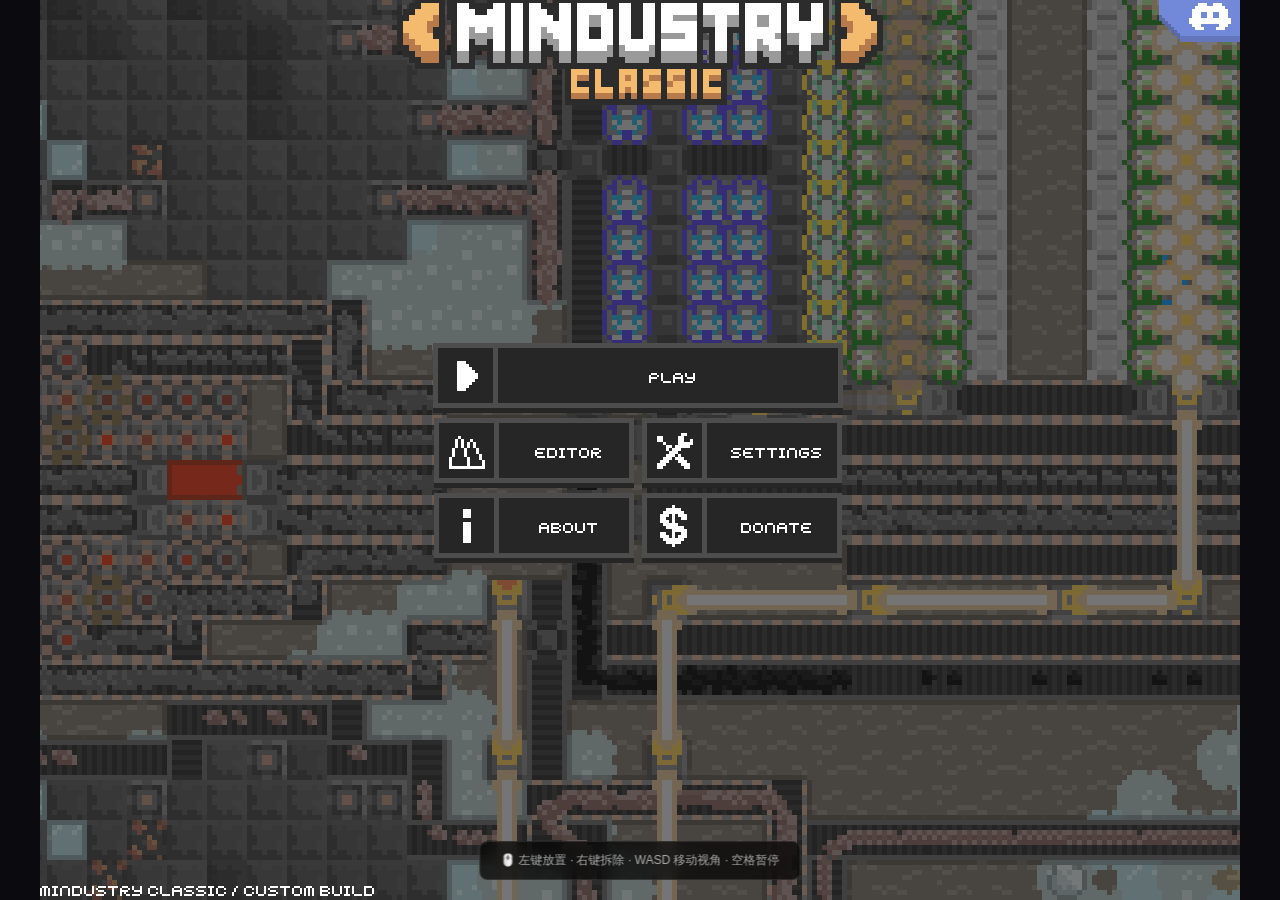
<file: mindustry-web/index.html>
<!doctype html>
<html lang="zh-CN">
       <head>
              <title>Mindustry · 像素工厂 — 自动化塔防 RTS</title>
              <meta charset="UTF-8">
              <meta name="viewport" content="width=device-width, initial-scale=1.0, user-scalable=no">
              <meta name="description" content="Mindustry - 一款融合了塔防、工厂建造和 RTS 的沙盒策略游戏">
              <link href="styles.css" rel="stylesheet" type="text/css">
              <script src="soundmanager2-setup.js"></script>
  			  <script src="soundmanager2-jsmin.js"></script>
       </head>

       <body onkeydown="preventUseOfDefaultKeys(event);" oncontextmenu="return false;">

              <!-- 加载遮罩层 -->
              <div id="loading-overlay">
                     <div class="loader-logo">MINDUSTRY</div>
                     <div class="loader-subtitle">LOADING ASSETS…</div>
                     <div class="loader-bar"></div>
              </div>

              <!-- 游戏容器 -->
              <div align="center" id="embed-html"></div>
              <script type="text/javascript" src="html/html.nocache.js"></script>

              <!-- 底部控制提示 -->
              <div id="game-hint">🖱️ 左键放置 · 右键拆除 · WASD 移动视角 · 空格暂停</div>

       </body>
       <script>
              var keys = [27, 38, 37, 39, 40, 17, 9];

              function handleMouseDown(evt) {
                evt.preventDefault();
                evt.stopPropagation();
                window.focus();
              }

              function handleMouseUp(evt) {
                evt.preventDefault();
                evt.stopPropagation();
              }

              function preventUseOfDefaultKeys(event) {
                 if (keys.indexOf(event.keyCode) != -1 || event.ctrlKey){
                    event.preventDefault();
                 }
              }

              // 绑定事件
              document.getElementById('embed-html').addEventListener('mousedown', handleMouseDown, false);
              document.getElementById('embed-html').addEventListener('mouseup', handleMouseUp, false);

              // 加载完成淡出遮罩层
              setTimeout(function() {
                    var overlay = document.getElementById('loading-overlay');
                    if (overlay) {
                          overlay.classList.add('fade-out');
                          setTimeout(function() { overlay.style.display = 'none'; }, 800);
                    }
                    var hint = document.getElementById('game-hint');
                    if (hint) hint.classList.add('show');
                    setTimeout(function() { hint.classList.remove('show'); }, 5000);
              }, 3000);

              // 允许点击快速跳过加载
              document.addEventListener('click', function() {
                    var overlay = document.getElementById('loading-overlay');
                    if (overlay && !overlay.classList.contains('fade-out')) {
                          overlay.classList.add('fade-out');
                          setTimeout(function() { overlay.style.display = 'none'; }, 800);
                    }
              }, { once: true });

              // 全屏支持
              function toggleFullscreen() {
                    if (!document.fullscreenElement) {
                          document.documentElement.requestFullscreen().catch(function(){});
                    } else {
                          document.exitFullscreen().catch(function(){});
                    }
              }

              document.addEventListener('keydown', function(e) {
                    if (e.key === 'f' || e.key === 'F') {
                          toggleFullscreen();
                    }
              });
       </script>
</html>
</file>
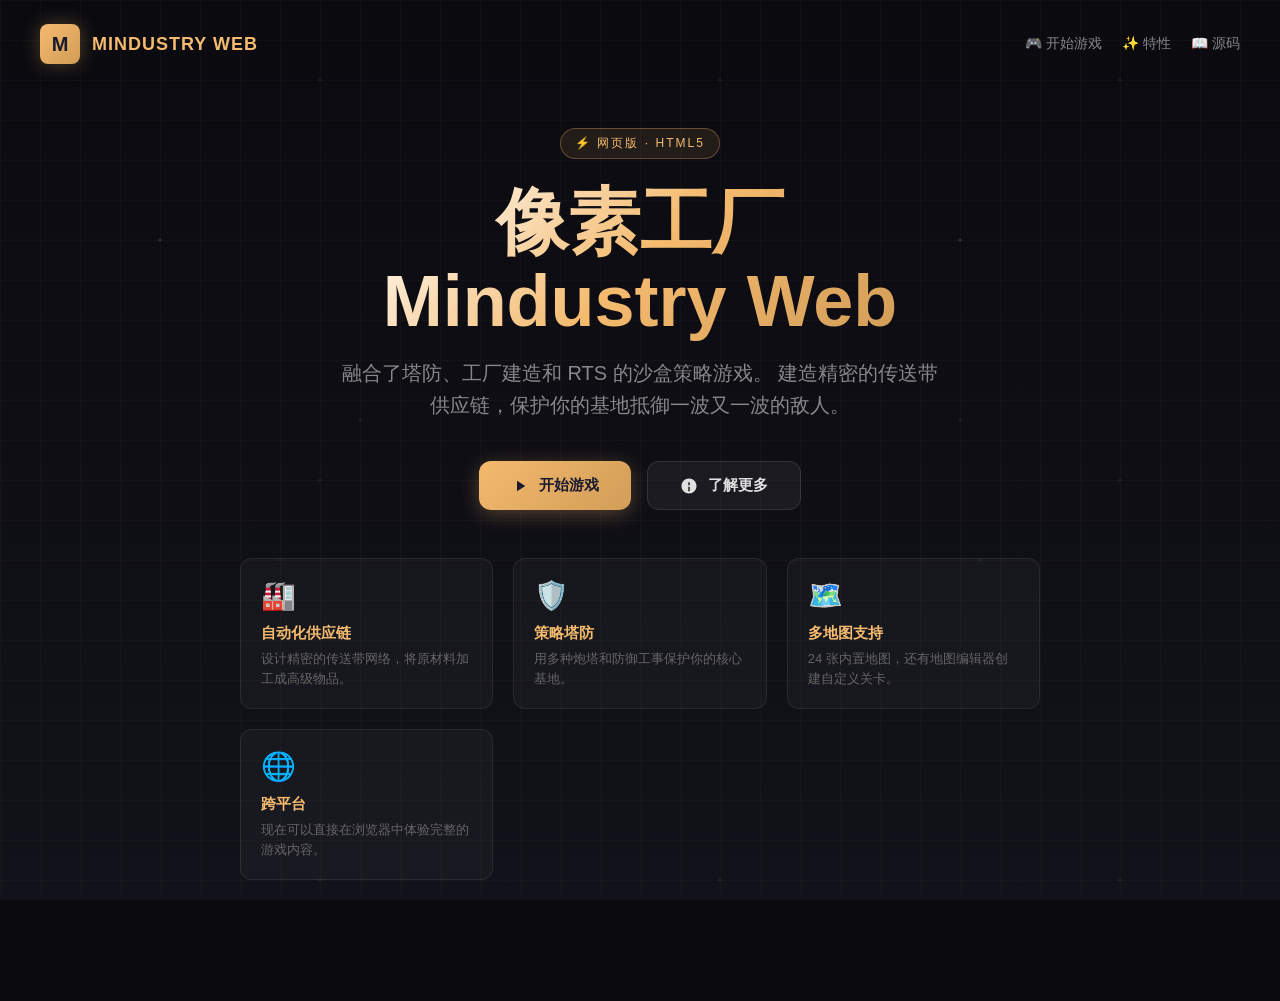
<file: mindustry-web/launcher.html>
<!doctype html>
<html lang="zh-CN">
<head>
       <title>Mindustry Web · 像素工厂 网页版</title>
       <meta charset="UTF-8">
       <meta name="viewport" content="width=device-width, initial-scale=1.0">
       <style>
              * { margin: 0; padding: 0; box-sizing: border-box; }
              html, body { width: 100%; height: 100%; overflow: hidden; }

              body {
                    font-family: -apple-system, 'Segoe UI', Roboto, 'Helvetica Neue', Arial, sans-serif;
                    background: #0a0a0f;
                    color: #e0e0e0;
                    display: flex;
                    flex-direction: column;
                    min-height: 100vh;
                    /* 粒子背景 */
                    background-image:
                          radial-gradient(2px 2px at 20% 30%, rgba(244, 186, 110, 0.3), transparent),
                          radial-gradient(1px 1px at 60% 70%, rgba(116, 185, 255, 0.4), transparent),
                          radial-gradient(1.5px 1.5px at 80% 20%, rgba(255, 120, 120, 0.3), transparent),
                          radial-gradient(1px 1px at 40% 80%, rgba(200, 255, 150, 0.3), transparent),
                          linear-gradient(180deg, #0a0a0f 0%, #12121a 100%);
                    background-size: 800px 800px, 600px 600px, 400px 400px, 700px 700px, 100% 100%;
                    animation: bg-shift 30s linear infinite;
              }

              @keyframes bg-shift {
                    0% { background-position: 0 0, 0 0, 0 0, 0 0, 0 0; }
                    100% { background-position: 800px 800px, -600px 600px, 400px -400px, -700px -700px, 0 0; }
              }

              /* Header */
              header {
                    display: flex;
                    justify-content: space-between;
                    align-items: center;
                    padding: 24px 40px;
                    position: relative;
                    z-index: 10;
              }

              .brand {
                    display: flex;
                    align-items: center;
                    gap: 12px;
              }

              .brand-logo {
                    width: 40px;
                    height: 40px;
                    background: linear-gradient(135deg, #f4ba6e, #d29d58);
                    border-radius: 8px;
                    display: flex;
                    align-items: center;
                    justify-content: center;
                    font-weight: 900;
                    color: #1a1a2e;
                    font-size: 20px;
                    box-shadow: 0 0 20px rgba(244, 186, 110, 0.3);
              }

              .brand-name {
                    font-size: 18px;
                    font-weight: 700;
                    color: #f4ba6e;
                    letter-spacing: 1px;
              }

              nav {
                    display: flex;
                    gap: 20px;
              }

              nav a {
                    color: #888;
                    text-decoration: none;
                    font-size: 14px;
                    transition: color 0.2s;
              }

              nav a:hover {
                    color: #f4ba6e;
              }

              /* Main */
              main {
                    flex: 1;
                    display: flex;
                    flex-direction: column;
                    align-items: center;
                    justify-content: center;
                    text-align: center;
                    padding: 40px 20px;
                    position: relative;
                    z-index: 10;
              }

              .hero-badge {
                    display: inline-block;
                    padding: 6px 14px;
                    background: rgba(244, 186, 110, 0.1);
                    border: 1px solid rgba(244, 186, 110, 0.3);
                    border-radius: 20px;
                    font-size: 12px;
                    color: #f4ba6e;
                    margin-bottom: 24px;
                    letter-spacing: 2px;
                    text-transform: uppercase;
              }

              h1 {
                    font-size: clamp(36px, 8vw, 72px);
                    font-weight: 900;
                    background: linear-gradient(135deg, #fff 0%, #f4ba6e 50%, #d29d58 100%);
                    -webkit-background-clip: text;
                    -webkit-text-fill-color: transparent;
                    background-clip: text;
                    margin-bottom: 16px;
                    line-height: 1.1;
              }

              .subtitle {
                    font-size: clamp(16px, 2.5vw, 20px);
                    color: #888;
                    max-width: 600px;
                    margin-bottom: 40px;
                    line-height: 1.6;
              }

              .cta-buttons {
                    display: flex;
                    gap: 16px;
                    flex-wrap: wrap;
                    justify-content: center;
                    margin-bottom: 48px;
              }

              .btn {
                    display: inline-flex;
                    align-items: center;
                    gap: 10px;
                    padding: 14px 32px;
                    border-radius: 12px;
                    text-decoration: none;
                    font-weight: 600;
                    font-size: 15px;
                    transition: transform 0.2s, box-shadow 0.2s;
                    cursor: pointer;
                    border: none;
              }

              .btn-primary {
                    background: linear-gradient(135deg, #f4ba6e, #d29d58);
                    color: #1a1a2e;
                    box-shadow: 0 4px 20px rgba(244, 186, 110, 0.3);
              }

              .btn-primary:hover {
                    transform: translateY(-2px);
                    box-shadow: 0 6px 30px rgba(244, 186, 110, 0.5);
              }

              .btn-secondary {
                    background: rgba(255, 255, 255, 0.05);
                    color: #e0e0e0;
                    border: 1px solid rgba(255, 255, 255, 0.1);
              }

              .btn-secondary:hover {
                    transform: translateY(-2px);
                    background: rgba(255, 255, 255, 0.1);
              }

              .btn svg {
                    width: 18px;
                    height: 18px;
              }

              /* Features */
              .features {
                    display: grid;
                    grid-template-columns: repeat(auto-fit, minmax(200px, 1fr));
                    gap: 20px;
                    max-width: 800px;
                    width: 100%;
              }

              .feature {
                    background: rgba(255, 255, 255, 0.03);
                    border: 1px solid rgba(255, 255, 255, 0.08);
                    border-radius: 12px;
                    padding: 20px;
                    text-align: left;
                    transition: transform 0.2s, border-color 0.2s;
              }

              .feature:hover {
                    transform: translateY(-4px);
                    border-color: rgba(244, 186, 110, 0.3);
              }

              .feature-icon {
                    font-size: 28px;
                    margin-bottom: 12px;
              }

              .feature h3 {
                    font-size: 15px;
                    color: #f4ba6e;
                    margin-bottom: 6px;
              }

              .feature p {
                    font-size: 13px;
                    color: #666;
                    line-height: 1.5;
              }

              /* Footer */
              footer {
                    padding: 20px 40px;
                    text-align: center;
                    font-size: 12px;
                    color: #444;
                    border-top: 1px solid rgba(255, 255, 255, 0.05);
                    position: relative;
                    z-index: 10;
              }

              footer a {
                    color: #666;
                    text-decoration: none;
              }

              footer a:hover {
                    color: #f4ba6e;
              }

              /* Canvas Grid Decoration */
              .grid-bg {
                    position: absolute;
                    top: 0; left: 0;
                    width: 100%; height: 100%;
                    background-image:
                          linear-gradient(rgba(244, 186, 110, 0.03) 1px, transparent 1px),
                          linear-gradient(90deg, rgba(244, 186, 110, 0.03) 1px, transparent 1px);
                    background-size: 40px 40px;
                    pointer-events: none;
                    z-index: 1;
              }

              @media (max-width: 600px) {
                    header { padding: 16px 20px; }
                    nav { display: none; }
                    .features { grid-template-columns: 1fr; }
              }
       </style>
</head>
<body>

       <!-- 背景网格装饰 -->
       <div class="grid-bg"></div>

       <!-- Header -->
       <header>
              <div class="brand">
                     <div class="brand-logo">M</div>
                     <span class="brand-name">MINDUSTRY WEB</span>
              </div>
              <nav>
                     <a href="index.html">🎮 开始游戏</a>
                     <a href="#features">✨ 特性</a>
                     <a href="https://github.com/Anuken/Mindustry-Classic" target="_blank">📖 源码</a>
              </nav>
       </header>

       <!-- Main -->
       <main>
              <div class="hero-badge">⚡ 网页版 · HTML5</div>

              <h1>像素工厂<br>Mindustry Web</h1>

              <p class="subtitle">
                    融合了塔防、工厂建造和 RTS 的沙盒策略游戏。
                    建造精密的传送带供应链，保护你的基地抵御一波又一波的敌人。
              </p>

              <div class="cta-buttons">
                     <a class="btn btn-primary" href="index.html">
                            <svg viewBox="0 0 24 24" fill="currentColor"><path d="M8 5v14l11-7z"/></svg>
                            开始游戏
                     </a>
                     <a class="btn btn-secondary" href="#features">
                            <svg viewBox="0 0 24 24" fill="currentColor"><path d="M12 2C6.48 2 2 6.48 2 12s4.48 10 10 10 10-4.48 10-10S17.52 2 12 2zm1 17h-2v-6h2v6zm0-8h-2V7h2v4z"/></svg>
                            了解更多
                     </a>
              </div>

              <!-- Features -->
              <div class="features" id="features">
                     <div class="feature">
                            <div class="feature-icon">🏭</div>
                            <h3>自动化供应链</h3>
                            <p>设计精密的传送带网络，将原材料加工成高级物品。</p>
                     </div>
                     <div class="feature">
                            <div class="feature-icon">🛡️</div>
                            <h3>策略塔防</h3>
                            <p>用多种炮塔和防御工事保护你的核心基地。</p>
                     </div>
                     <div class="feature">
                            <div class="feature-icon">🗺️</div>
                            <h3>多地图支持</h3>
                            <p>24 张内置地图，还有地图编辑器创建自定义关卡。</p>
                     </div>
                     <div class="feature">
                            <div class="feature-icon">🌐</div>
                            <h3>跨平台</h3>
                            <p>现在可以直接在浏览器中体验完整的游戏内容。</p>
                     </div>
              </div>
       </main>

       <!-- Footer -->
       <footer>
              <p>基于 <a href="https://github.com/Anuken/Mindustry-Classic" target="_blank">Mindustry Classic</a> 开源项目 · 保留所有权利给原作者 Anuke</p>
              <p style="margin-top: 6px;">按 <code>F</code> 进入全屏 · <code>ESC</code> 暂停</p>
       </footer>

</body>
</html>
</file>
<file: mindustry-web/styles.css>
* {
    margin: 0;
    padding: 0;
    box-sizing: border-box;
}

html, body {
    width: 100%;
    height: 100%;
    overflow: hidden;
    background: #0a0a0f;
    font-family: 'Segoe UI', 'Helvetica Neue', Arial, sans-serif;
}

canvas {
    cursor: default;
    outline: none;
    padding: 0;
    margin: 0;
    display: block;
}

#embed-html {
    width: 100vw;
    height: 100vh;
    position: absolute;
    top: 0;
    left: 0;
}

.gdx-meter.red > span {
    background-color: #e44d3c !important;
    background-image: -moz-linear-gradient(top, #f4ba6e, #d29d58) !important;
    background-image: -webkit-gradient(linear,left top,left bottom,color-stop(0, #f4ba6e),color-stop(1, #d29d58)) !important;
    background-image: -webkit-linear-gradient(#f4ba6e, #d29d58) !important;
}

.gdx-meter {
    max-width: 100% !important;
}

/* 自定义加载遮罩层 */
#loading-overlay {
    position: fixed;
    top: 0;
    left: 0;
    width: 100%;
    height: 100%;
    background: linear-gradient(135deg, #0a0a0f 0%, #1a1a2e 50%, #0a0a0f 100%);
    display: flex;
    flex-direction: column;
    justify-content: center;
    align-items: center;
    z-index: 9999;
    transition: opacity 0.8s ease-out;
}

#loading-overlay.fade-out {
    opacity: 0;
    pointer-events: none;
}

#loading-overlay .loader-logo {
    font-size: 48px;
    font-weight: 900;
    color: #f4ba6e;
    text-shadow: 0 0 30px rgba(244, 186, 110, 0.5), 0 0 60px rgba(244, 186, 110, 0.3);
    letter-spacing: 2px;
    margin-bottom: 20px;
    animation: pulse 2s ease-in-out infinite;
}

#loading-overlay .loader-subtitle {
    font-size: 14px;
    color: #888;
    letter-spacing: 4px;
    text-transform: uppercase;
    margin-bottom: 40px;
}

.loader-bar {
    width: 200px;
    height: 4px;
    background: rgba(255, 255, 255, 0.1);
    border-radius: 2px;
    overflow: hidden;
    position: relative;
}

.loader-bar::after {
    content: '';
    position: absolute;
    top: 0;
    left: -100%;
    width: 100%;
    height: 100%;
    background: linear-gradient(90deg, transparent, #f4ba6e, transparent);
    animation: loader 1.5s ease-in-out infinite;
}

@keyframes pulse {
    0%, 100% { opacity: 1; }
    50% { opacity: 0.7; }
}

@keyframes loader {
    0% { left: -100%; }
    100% { left: 100%; }
}

/* 游戏控制提示 */
#game-hint {
    position: fixed;
    bottom: 20px;
    left: 50%;
    transform: translateX(-50%);
    background: rgba(0, 0, 0, 0.7);
    backdrop-filter: blur(10px);
    color: #aaa;
    padding: 10px 20px;
    border-radius: 8px;
    font-size: 12px;
    z-index: 1000;
    border: 1px solid rgba(255, 255, 255, 0.1);
    pointer-events: none;
    opacity: 0;
    transition: opacity 0.5s ease;
}

#game-hint.show {
    opacity: 1;
}
</file>
